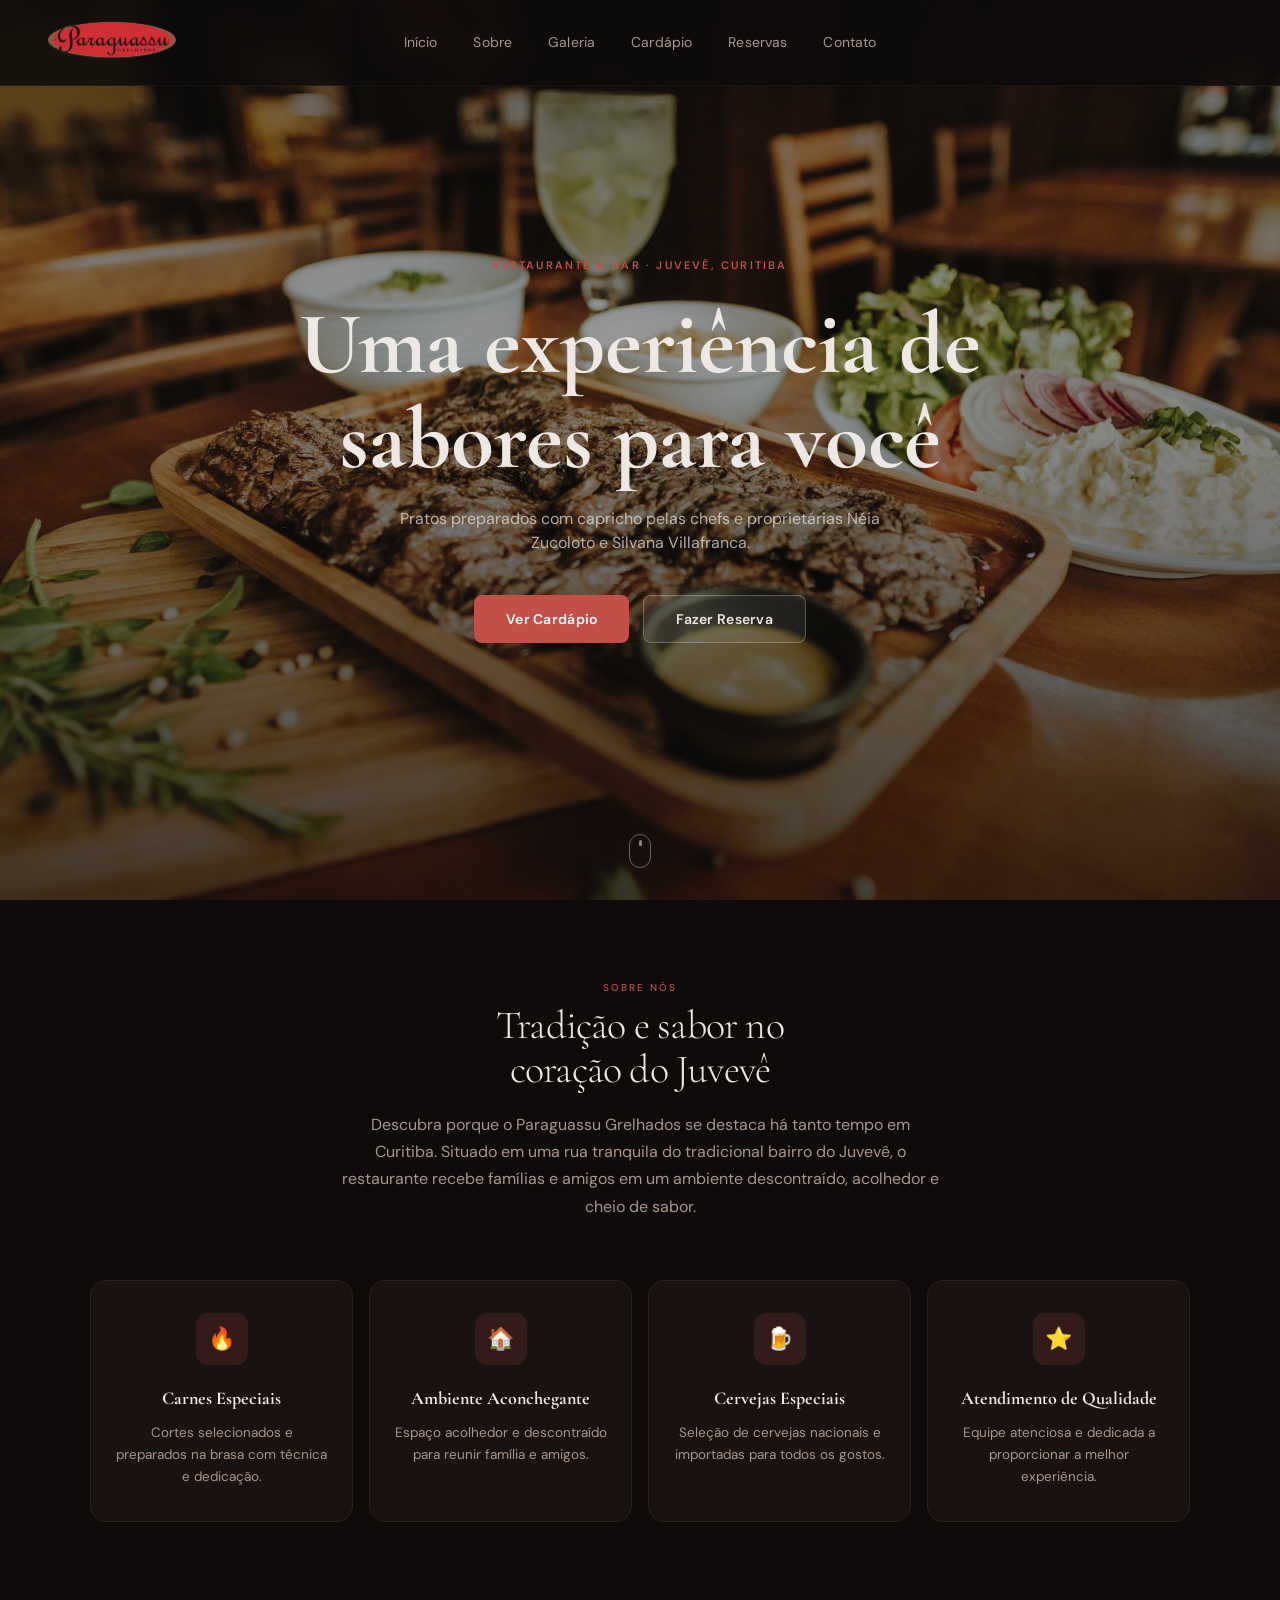
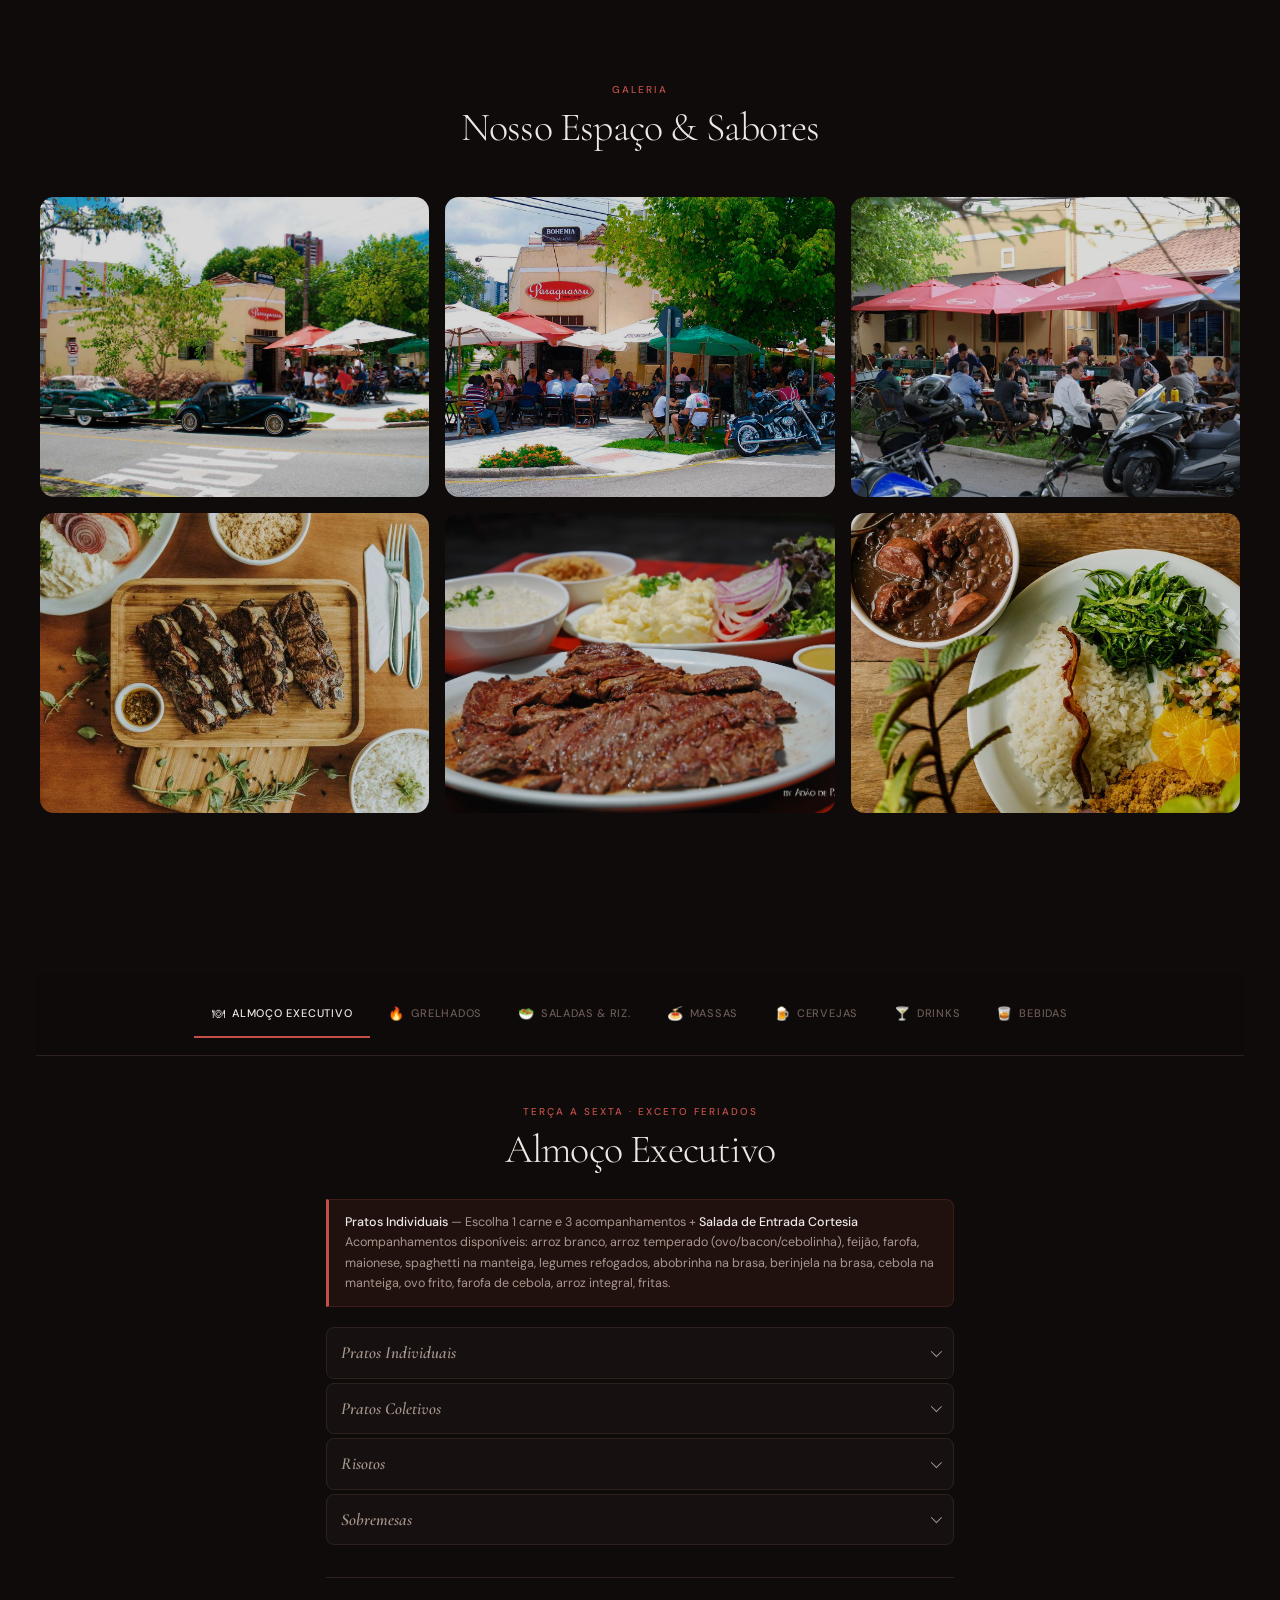
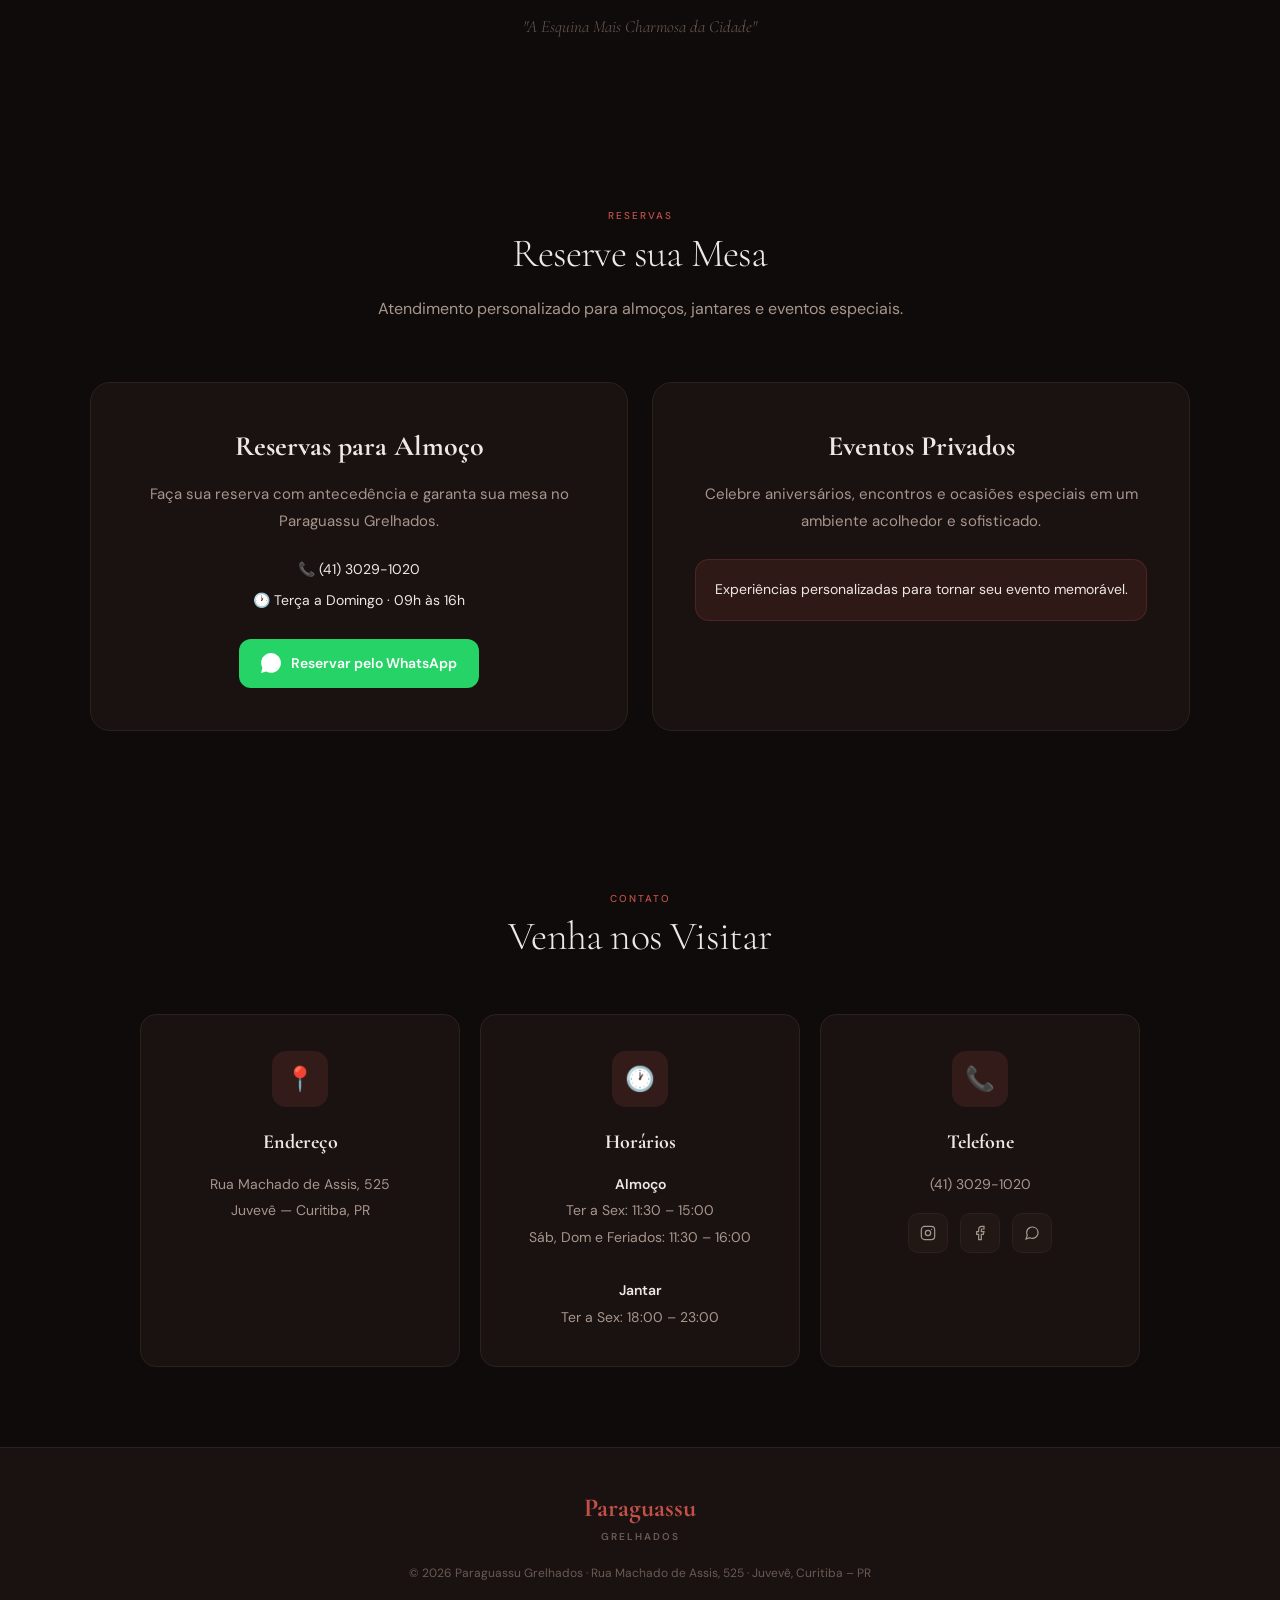
<file: index.html>
<!DOCTYPE html>
<html lang="pt-BR">

<head>
    <meta charset="UTF-8" />
    <meta name="viewport" content="width=device-width, initial-scale=1.0" />

    <title>Paraguassu Grelhados — Restaurante no Juvevê, Curitiba | Carnes & Bar</title>
    <link rel="icon" type="image/png" href="/imagens/favicon.png">
    <meta name="description"
        content="Restaurante especializado em grelhados no bairro Juvevê, Curitiba. Carnes selecionadas na brasa, cervejas especiais e ambiente aconchegante. Reserve sua mesa: (41) 3029-1020." />
    <meta name="keywords"
        content="restaurante Juvevê, grelhados Curitiba, churrasco Juvevê, restaurante Curitiba, picanha Curitiba, fraldinha, carnes na brasa, bar Juvevê, almoço executivo Curitiba, Paraguassu Grelhados" />

    <!-- Autor e robots -->
    <meta name="author" content="Paraguassu Grelhados" />
    <meta name="robots" content="index, follow, max-snippet:-1, max-image-preview:large, max-video-preview:-1" />

    <!-- URL canônica — substitua pelo domínio real -->
    <link rel="canonical" href="https://www.paraguassugrelhados.com.br/" />

    <!-- ═══════════════════════════════════════════════════════
         GEO — ajuda buscas locais
    ════════════════════════════════════════════════════════ -->
    <meta name="geo.region" content="BR-PR" />
    <meta name="geo.placename" content="Curitiba, Paraná, Brasil" />
    <meta name="geo.position" content="-25.4106;-49.2682" />
    <meta name="ICBM" content="-25.4106, -49.2682" />

    <!-- ═══════════════════════════════════════════════════════
         OPEN GRAPH — WhatsApp, Faacebook, LinkedIn
    ════════════════════════════════════════════════════════ -->
    <meta property="og:type" content="restaurant" />
    <meta property="og:site_name" content="Paraguassu Grelhados" />
    <meta property="og:title" content="Paraguassu Grelhados — Grelhados & Bar no Juvevê, Curitiba" />
    <meta property="og:description"
        content="Carnes selecionadas na brasa, cervejas especiais e um ambiente aconchegante no coração do Juvevê. Reserve agora: (41) 3029-1020." />
    <meta property="og:url" content="https://www.paraguassugrelhados.com.br/" />
    <meta property="og:image" content="https://www.paraguassugrelhados.com.br/imagens/og-image.jpg" />
    <meta property="og:image:width" content="1200" />
    <meta property="og:image:height" content="630" />
    <meta property="og:image:alt" content="Carnes grelhadas na brasa do Paraguassu Grelhados em Curitiba" />
    <meta property="og:locale" content="pt_BR" />

    <!-- Dados específicos de restaurante para Facebook -->
    <meta property="restaurant:contact_info:street_address" content="Rua Machado de Assis, 525" />
    <meta property="restaurant:contact_info:locality" content="Juvevê" />
    <meta property="restaurant:contact_info:region" content="Curitiba, PR" />
    <meta property="restaurant:contact_info:country_name" content="Brasil" />
    <meta property="restaurant:contact_info:phone_number" content="+55 41 3029-1020" />
    <link rel="preconnect" href="https://fonts.googleapis.com" />
    <link rel="preconnect" href="https://fonts.gstatic.com" crossorigin />
    <link rel="dns-prefetch" href="https://www.google-analytics.com" />
    <link
        href="https://fonts.googleapis.com/css2?family=Playfair+Display:wght@400;700;900&family=Inter:wght@300;400;500;600&display=swap"
        rel="stylesheet" />

    <!-- Preload da imagem hero (LCP) — troque pelo nome real -->
    <link rel="preload" as="image" href="imagens/foto_ambiente_1.webp" fetchpriority="high" />

    <link rel="stylesheet" href="styles.css" />
    <link rel="stylesheet" href="./cardapio/cardapio.css">
    <link
        href="https://fonts.googleapis.com/css2?family=Cormorant+Garamond:ital,wght@0,300;0,400;0,600;1,300;1,400&family=DM+Sans:wght@300;400;500&display=swap"
        rel="stylesheet" />
    


    <!-- ═══════════════════════════════════════════════════════
         SCHEMA.ORG — Dados Estruturados JSON-LD
         Google usa isso para rich results: horários, avaliações,
         cardápio, endereço no Google Maps etc.
    ════════════════════════════════════════════════════════ -->
    <script type="application/ld+json">
    {
      "@context": "https://schema.org",
      "@type": "Restaurant",
      "@id": "https://www.paraguassugrelhados.com.br/#restaurant",
      "name": "Paraguassu Grelhados",
      "alternateName": "Paraguassu",
      "description": "Restaurante especializado em grelhados e carnes na brasa no bairro Juvevê, Curitiba. Ambiente aconchegante, cervejas especiais e atendimento personalizado.",
      "url": "https://www.paraguassugrelhados.com.br/",
      "logo": "https://www.paraguassugrelhados.com.br/imagens/logo.png",
      "image": [
        "https://www.paraguassugrelhados.com.br/imagens/og-image.jpg",
        "https://www.paraguassugrelhados.com.br/imagens/foto_ambiente_1.webp",
        "https://www.paraguassugrelhados.com.br/imagens/foto_prato_2.jpg"
      ],
      "telephone": "+55-41-3029-1020",
      "email": "contato@paraguassugrelhados.com.br",
      "address": {
        "@type": "PostalAddress",
        "streetAddress": "Rua Machado de Assis, 525",
        "addressLocality": "Curitiba",
        "addressRegion": "PR",
        "postalCode": "80035-010",
        "addressCountry": "BR",
        "description": "Bairro Juvevê"
      },
      "geo": {
        "@type": "GeoCoordinates",
        "latitude": -25.4106,
        "longitude": -49.2682
      },
      "hasMap": "https://maps.google.com/?q=Rua+Machado+de+Assis,525,Juvevê,Curitiba",
      "openingHoursSpecification": [
        {
          "@type": "OpeningHoursSpecification",
          "dayOfWeek": ["Tuesday","Wednesday","Thursday","Friday"],
          "opens": "11:30",
          "closes": "15:00",
          "description": "Almoço"
        },
        {
          "@type": "OpeningHoursSpecification",
          "dayOfWeek": ["Saturday","Sunday"],
          "opens": "11:30",
          "closes": "16:00",
          "description": "Almoço — Sábado, Domingo e Feriados"
        },
        {
          "@type": "OpeningHoursSpecification",
          "dayOfWeek": ["Tuesday","Wednesday","Thursday","Friday"],
          "opens": "18:00",
          "closes": "23:00",
          "description": "Jantar"
        }
      ],
      "servesCuisine": ["Brasileira","Grelhados","Carnes na Brasa","Bar"],
      "priceRange": "$$",
      "currenciesAccepted": "BRL",
      "paymentAccepted": "Dinheiro, Cartão de Crédito, Cartão de Débito, PIX",
      "menu": "https://www.paraguassugrelhados.com.br/cardapio/",
      "hasMenu": {
        "@type": "Menu",
        "name": "Cardápio Paraguassu Grelhados",
        "url": "https://www.paraguassugrelhados.com.br/cardapio/",
        "hasMenuSection": [
          {
            "@type": "MenuSection",
            "name": "Grelhados",
            "description": "Carnes selecionadas grelhadas na brasa: picanha, fraldinha, mignon, contrafilé e muito mais."
          },
          {
            "@type": "MenuSection",
            "name": "Almoço Executivo",
            "description": "Prato completo com carne, 3 acompanhamentos e salada de entrada cortesia. Disponível de terça a sexta."
          },
          {
            "@type": "MenuSection",
            "name": "Cervejas Especiais",
            "description": "Seleção de cervejas artesanais nacionais e importadas."
          },
          {
            "@type": "MenuSection",
            "name": "Drinks e Caipirinhas",
            "description": "Coquetéis artesanais, caipirinhas e drinques especiais."
          }
        ]
      },
      "sameAs": [
        "https://www.instagram.com/paraguassugrelhados/",
        "https://www.facebook.com/ParaguassuGrelhados/"
      ],
      "founder": [
        {
          "@type": "Person",
          "name": "Néia Zucoloto"
        },
        {
          "@type": "Person",
          "name": "Silvana Villafranca"
        }
      ],
      "amenityFeature": [
        { "@type": "LocationFeatureSpecification", "name": "Estacionamento próximo", "value": true },
        { "@type": "LocationFeatureSpecification", "name": "Aceita reservas", "value": true },
        { "@type": "LocationFeatureSpecification", "name": "Ambiente familiar", "value": true },
        { "@type": "LocationFeatureSpecification", "name": "Bar", "value": true },
        { "@type": "LocationFeatureSpecification", "name": "Área para eventos privados", "value": true }
      ]
    }
    </script>

    <!-- BreadcrumbList — ajuda o Google exibir trilha de navegação nos resultados -->
    <script type="application/ld+json">
    {
      "@context": "https://schema.org",
      "@type": "BreadcrumbList",
      "itemListElement": [
        {
          "@type": "ListItem",
          "position": 1,
          "name": "Início",
          "item": "https://www.paraguassugrelhados.com.br/"
        },
        {
          "@type": "ListItem",
          "position": 2,
          "name": "Cardápio",
          "item": "https://www.paraguassugrelhados.com.br/#cardapio"
        },
        {
          "@type": "ListItem",
          "position": 3,
          "name": "Reservas",
          "item": "https://www.paraguassugrelhados.com.br/#reservas"
        },
        {
          "@type": "ListItem",
          "position": 4,
          "name": "Contato",
          "item": "https://www.paraguassugrelhados.com.br/#contato"
        }
      ]
    }
    </script>

    <!-- FAQ Schema — aparece como rich snippet no Google -->
    <script type="application/ld+json">
    {
      "@context": "https://schema.org",
      "@type": "FAQPage",
      "mainEntity": [
        {
          "@type": "Question",
          "name": "Qual o horário de funcionamento do Paraguassu Grelhados?",
          "acceptedAnswer": {
            "@type": "Answer",
            "text": "Almoço: terça a sexta das 11h30 às 15h00; sábado, domingo e feriados das 11h30 às 16h00. Jantar: terça a sexta das 18h00 às 23h00."
          }
        },
        {
          "@type": "Question",
          "name": "Como fazer uma reserva no Paraguassu Grelhados?",
          "acceptedAnswer": {
            "@type": "Answer",
            "text": "Você pode reservar pelo telefone (41) 3029-1020 ou pelo WhatsApp. Atendemos de terça a domingo das 09h às 16h."
          }
        },
        {
          "@type": "Question",
          "name": "Onde fica o Paraguassu Grelhados?",
          "acceptedAnswer": {
            "@type": "Answer",
            "text": "Estamos localizados na Rua Machado de Assis, 525, no bairro Juvevê, em Curitiba — PR."
          }
        },
        {
          "@type": "Question",
          "name": "O Paraguassu Grelhados tem almoço executivo?",
          "acceptedAnswer": {
            "@type": "Answer",
            "text": "Sim! Oferecemos almoço executivo de terça a sexta (exceto feriados), com escolha de 1 carne, 3 acompanhamentos e salada de entrada cortesia."
          }
        }
      ]
    }
    </script>

</head>

<body>

    <nav id="navbar">
        <div class="nav-logo">
            <img src="imagens/logo.png" alt="Paraguassu Grelhados — Restaurante no Juvevê, Curitiba"
                class="nav-logo-img" loading="eager" />
        </div>
        <ul class="nav-links">
            <li><a href="#inicio">Início</a></li>
            <li><a href="#sobre">Sobre</a></li>
            <li><a href="#galeria">Galeria</a></li>
            <li><a href="#cardapio">Cardápio</a></li>
            <li><a href="#reservas">Reservas</a></li>
            <li><a href="#contato">Contato</a></li>
        </ul>
        <button class="hamburger" onclick="toggleMenu()" aria-label="Abrir menu de navegação">
            <span></span><span></span><span></span>
        </button>
    </nav>

    <div class="mobile-menu" id="mobileMenu" role="navigation" aria-label="Menu mobile">
        <button class="mobile-close" onclick="toggleMenu()" aria-label="Fechar menu">✕</button>
        <a href="#inicio" onclick="toggleMenu()">Início</a>
        <a href="#sobre" onclick="toggleMenu()">Sobre</a>
        <a href="#galeria" onclick="toggleMenu()">Galeria</a>
        <a href="#cardapio" onclick="toggleMenu()">Cardápio</a>
        <a href="#reservas" onclick="toggleMenu()">Reservas</a>
        <a href="#contato" onclick="toggleMenu()">Contato</a>
    </div>

    <!-- HERO -->
    <section id="inicio" aria-label="Apresentação do restaurante">
        <div class="hero-bg" role="img" aria-label="Carnes grelhadas na brasa do Paraguassu Grelhados"></div>
        <div class="hero-content">
            <p class="hero-eyebrow">Restaurante &amp; Bar · Juvevê, Curitiba</p>
            <h1 class="hero-title">Uma experiência de sabores para você</h1>
            <p class="hero-sub">Pratos preparados com capricho pelas chefs e proprietárias Néia Zucoloto e Silvana
                Villafranca.</p>
            <div class="hero-btns">
                <button class="btn-primary"
                    onclick="document.getElementById('cardapio').scrollIntoView({behavior:'smooth'})">
                    Ver Cardápio
                </button>
                <button class="btn-outline"
                    onclick="document.getElementById('reservas').scrollIntoView({behavior:'smooth'})">
                    Fazer Reserva
                </button>
            </div>
        </div>
        <div class="scroll-hint" aria-hidden="true">
            <div class="scroll-mouse"></div>
        </div>
    </section>

    <!-- SOBRE -->
    <section id="sobre" aria-label="Sobre o Paraguassu Grelhados">
        <p class="section-tag reveal">Sobre Nós</p>
        <h2 class="section-title reveal">Tradição e sabor no<br>coração do Juvevê</h2>
        <p class="section-subtitle reveal">Descubra porque o Paraguassu Grelhados se destaca há tanto tempo em Curitiba.
            Situado em uma rua tranquila do tradicional bairro do Juvevê, o restaurante recebe famílias e amigos em um
            ambiente descontraído, acolhedor e cheio de sabor.</p>
        <div class="sobre-grid">
            <div class="feature-card reveal">
                <div class="feature-icon" aria-hidden="true">🔥</div>
                <div class="feature-title">Carnes Especiais</div>
                <p class="feature-text">Cortes selecionados e preparados na brasa com técnica e dedicação.</p>
            </div>
            <div class="feature-card reveal">
                <div class="feature-icon" aria-hidden="true">🏠</div>
                <div class="feature-title">Ambiente Aconchegante</div>
                <p class="feature-text">Espaço acolhedor e descontraído para reunir família e amigos.</p>
            </div>
            <div class="feature-card reveal">
                <div class="feature-icon" aria-hidden="true">🍺</div>
                <div class="feature-title">Cervejas Especiais</div>
                <p class="feature-text">Seleção de cervejas nacionais e importadas para todos os gostos.</p>
            </div>
            <div class="feature-card reveal">
                <div class="feature-icon" aria-hidden="true">⭐</div>
                <div class="feature-title">Atendimento de Qualidade</div>
                <p class="feature-text">Equipe atenciosa e dedicada a proporcionar a melhor experiência.</p>
            </div>
        </div>
    </section>

    <!-- GALERIA -->
    <section id="galeria" aria-label="Galeria de fotos do Paraguassu Grelhados">
        <p class="section-tag reveal">Galeria</p>
        <h2 class="section-title reveal">Nosso Espaço &amp; Sabores</h2>
        <div class="gallery-grid" style="margin-top:48px;">
            <div class="gallery-item reveal">
                <div class="gallery-ph">
                    <img src="imagens/paraguassu_grelhados_fachada_0101.jpg"
                        alt="Fachada do Paraguassu Grelhados na Rua Machado de Assis, Juvevê, Curitiba" width="600"
                        height="400" loading="lazy" />
                </div>
            </div>
            <div class="gallery-item reveal" onclick="openLightbox(this)">
                <div class="gallery-ph">
                    <img src="imagens/foto_ambiente_2.jpg"
                        alt="Ambiente interno do Paraguassu Grelhados — mesas e decoração aconchegante" width="600"
                        height="400" loading="lazy" />
                </div>
            </div>
            <div class="gallery-item reveal" onclick="openLightbox(this)">
                <div class="gallery-ph">
                    <img src="imagens/foto_ambiente_1.webp" alt="Salão do restaurante Paraguassu Grelhados em Curitiba"
                        width="600" height="400" loading="lazy" />
                </div>
            </div>
            <div class="gallery-item reveal" onclick="openLightbox(this)">
                <div class="gallery-ph">
                    <img src="imagens/foto_prato_2.jpg" alt="Picanha na brasa servida no Paraguassu Grelhados"
                        width="600" height="400" loading="lazy" />
                </div>
            </div>
            <div class="gallery-item reveal" onclick="openLightbox(this)">
                <div class="gallery-ph">
                    <img src="imagens/foto_prato_3.jpg"
                        alt="Prato de grelhados especiais do Paraguassu — fraldinha e acompanhamentos" width="600"
                        height="400" loading="lazy" />
                </div>
            </div>
            <div class="gallery-item reveal" onclick="openLightbox(this)">
                <div class="gallery-ph">
                    <img src="imagens/paraguassu_grelhados_005.jpg"
                        alt="Detalhe da brasa e grelha do Paraguassu Grelhados em Curitiba" width="600" height="400"
                        loading="lazy" />
                </div>
            </div>
        </div>
    </section>

    <!-- CARDÁPIO -->
    <section id="cardapio" aria-label="Cardápio do Paraguassu Grelhados">
    </section>

    <!-- RESERVAS -->
    <section id="reservas" aria-label="Reservas no Paraguassu Grelhados">
        <p class="section-tag reveal">Reservas</p>
        <h2 class="section-title reveal">Reserve sua Mesa</h2>
        <p class="section-subtitle reveal">
            Atendimento personalizado para almoços, jantares e eventos especiais.
        </p>
        <div class="reservas-wrapper reveal">

            <div class="reserva-card">
                <h3>Reservas para Almoço</h3>
                <p>Faça sua reserva com antecedência e garanta sua mesa no Paraguassu Grelhados.</p>
                <div class="reserva-info">
                    <span>📞 (41) 3029-1020</span>
                    <span>🕐 Terça a Domingo · 09h às 16h</span>
                </div>
                <a href="https://wa.me/554130291020" target="_blank" rel="noopener noreferrer" class="whatsapp-btn"
                    aria-label="Reservar mesa no Paraguassu Grelhados pelo WhatsApp">
                    <svg xmlns="http://www.w3.org/2000/svg" width="20" height="20" viewBox="0 0 24 24"
                        fill="currentColor" aria-hidden="true">
                        <path
                            d="M20.52 3.48A11.79 11.79 0 0012.04 0C5.5 0 .16 5.34.16 11.88c0 2.09.55 4.13 1.59 5.92L0 24l6.39-1.67a11.9 11.9 0 005.65 1.44h.01c6.54 0 11.88-5.34 11.88-11.88 0-3.17-1.23-6.14-3.41-8.41z" />
                    </svg>
                    Reservar pelo WhatsApp
                </a>
            </div>

            <div class="reserva-card">
                <h3>Eventos Privados</h3>
                <p>Celebre aniversários, encontros e ocasiões especiais em um ambiente acolhedor e sofisticado.</p>
                <div class="evento-highlight">
                    Experiências personalizadas para tornar seu evento memorável.
                </div>
            </div>

        </div>
    </section>

    <!-- CONTATO -->
    <section id="contato" aria-label="Informações de contato e localização">
        <p class="section-tag reveal">Contato</p>
        <h2 class="section-title reveal">Venha nos Visitar</h2>
        <div class="contato-grid" style="margin-top:56px;">

            <div class="contato-card reveal">
                <div class="contato-icon" aria-hidden="true">📍</div>
                <h3 class="contato-title">Endereço</h3>
                <address class="contato-text" style="font-style:normal;">
                    Rua Machado de Assis, 525<br>
                    Juvevê — Curitiba, PR
                </address>
            </div>

            <div class="contato-card reveal">
                <div class="contato-icon" aria-hidden="true">🕐</div>
                <h3 class="contato-title">Horários</h3>
                <p class="contato-text">
                    <strong>Almoço</strong><br>
                    Ter a Sex: 11:30 – 15:00<br>
                    Sáb, Dom e Feriados: 11:30 – 16:00<br><br>
                    <strong>Jantar</strong><br>
                    Ter a Sex: 18:00 – 23:00
                </p>
            </div>

            <div class="contato-card reveal">
                <div class="contato-icon" aria-hidden="true">📞</div>
                <h3 class="contato-title">Telefone</h3>
                <p class="contato-text">
                    <a href="tel:+554130291020" style="color:inherit;text-decoration:none;">(41) 3029-1020</a>
                </p>
                <div class="social-row">
                    <a href="https://www.instagram.com/paraguassugrelhados/" class="social-btn"
                        title="Instagram do Paraguassu Grelhados" target="_blank" rel="noopener noreferrer"
                        aria-label="Instagram do Paraguassu Grelhados">
                        <svg width="16" height="16" viewBox="0 0 24 24" fill="none" stroke="currentColor"
                            stroke-width="1.8" aria-hidden="true">
                            <rect x="2" y="2" width="20" height="20" rx="5" />
                            <circle cx="12" cy="12" r="4" />
                            <circle cx="17.5" cy="6.5" r="1" fill="currentColor" stroke="none" />
                        </svg>
                    </a>
                    <a href="https://www.facebook.com/ParaguassuGrelhados/photos/?locale=pt_BR" class="social-btn"
                        title="Facebook do Paraguassu Grelhados" target="_blank" rel="noopener noreferrer"
                        aria-label="Facebook do Paraguassu Grelhados">
                        <svg width="16" height="16" viewBox="0 0 24 24" fill="none" stroke="currentColor"
                            stroke-width="1.8" aria-hidden="true">
                            <path d="M18 2h-3a5 5 0 00-5 5v3H7v4h3v8h4v-8h3l1-4h-4V7a1 1 0 011-1h3z" />
                        </svg>
                    </a>
                    <a href="https://wa.me/554130291020" class="social-btn" title="WhatsApp do Paraguassu Grelhados"
                        target="_blank" rel="noopener noreferrer" aria-label="WhatsApp do Paraguassu Grelhados">
                        <svg width="16" height="16" viewBox="0 0 24 24" fill="none" stroke="currentColor"
                            stroke-width="1.8" aria-hidden="true">
                            <path
                                d="M21 11.5a8.38 8.38 0 01-.9 3.8 8.5 8.5 0 01-7.6 4.7 8.38 8.38 0 01-3.8-.9L3 21l1.9-5.7a8.38 8.38 0 01-.9-3.8 8.5 8.5 0 014.7-7.6 8.38 8.38 0 013.8-.9h.5a8.48 8.48 0 018 8v.5z" />
                        </svg>
                    </a>
                </div>
            </div>

        </div>
    </section>

    <!-- FOOTER -->
    <footer>
        <div class="footer-logo-name">Paraguassu</div>
        <div class="footer-logo-sub">Grelhados</div>
        <p class="footer-copy">© 2026 Paraguassu Grelhados · Rua Machado de Assis, 525 · Juvevê, Curitiba – PR</p>
    </footer>

    <script src="scripts.js"></script>
    <script src="./cardapio/cardapio.js"></script>

</body>

</html>
</file>
<file: styles.css>
*::before,
*::after {
    box-sizing: border-box;
    margin: 0;
    padding: 0;
}

:root {
    --red: #c0504a;
    --red-dark: #a03f3a;
    --bg: #0d0b0b;
    --card: #1a1210;
    --card2: #211816;
    --border: #2e2320;
    --text: #f0ebe6;
    --text2: #a89990;
    --text3: #6b5a54;
    --serif: 'Playfair Display', Georgia, serif;
    --sans: 'Inter', sans-serif;
}

html {
    scroll-behavior: smooth;
    scroll-padding-top: 30px;
}

body {
    background: var(--bg);
    color: var(--text);
    font-family: var(--sans);
    font-size: 16px;
    line-height: 1.6;
    overflow-x: hidden;
}

nav {
    position: fixed;
    top: 0;
    left: 0;
    right: 0;
    z-index: 1000;
    display: flex;
    align-items: center;
    justify-content: space-between;
    padding: 18px 48px;
    background: rgba(13, 11, 11, 0.85);
    backdrop-filter: blur(12px);
    border-bottom: 1px solid rgba(255, 255, 255, 0.04);
    transition: background .3s;
}

.nav-logo {
    display: flex;
    flex-direction: column;
    line-height: 1;
}

.nav-links {
    position: absolute;

    left: 50%;
    transform: translateX(-50%);

    display: flex;
    gap: 36px;
    list-style: none;
}

.nav-logo-img{
    width: 8rem;
    height: auto;
}

.nav-links a {
    text-decoration: none;
    font-size: 14px;
    font-weight: 400;
    color: var(--text2);
    transition: color .2s;
    letter-spacing: 0.01em;
}

.nav-links a:hover {
    color: var(--text);
}

.hamburger {
    display: none;
    flex-direction: column;
    gap: 5px;
    cursor: pointer;
    background: none;
    border: none;
    padding: 4px;
}

.hamburger span {
    display: block;
    width: 22px;
    height: 1.5px;
    background: var(--text);
    transition: all .3s;
}

.mobile-menu {
    display: none;
    position: fixed;
    inset: 0;
    background: rgba(13, 11, 11, 0.98);
    z-index: 999;
    flex-direction: column;
    align-items: center;
    justify-content: center;
    gap: 32px;
}

.mobile-menu.open {
    display: flex;
}

.mobile-menu a {
    text-decoration: none;
    font-family: var(--serif);
    font-size: 28px;
    color: var(--text);
    transition: color .2s;
}

.mobile-menu a:hover {
    color: var(--red);
}

.mobile-close {
    position: absolute;
    top: 24px;
    right: 24px;
    background: none;
    border: none;
    color: var(--text);
    font-size: 24px;
    cursor: pointer;
}

/* HERO */
#inicio {
    position: relative;
    min-height: 100vh;
    display: flex;
    flex-direction: column;
    align-items: center;
    justify-content: center;
    text-align: center;
    padding: 0 24px;
    overflow: hidden;
}

.hero-bg {
    position: absolute;
    inset: 0;
    background: url(imagens/foto_prato_1.jpg) center/cover no-repeat;
}

.hero-bg::after {
    content: '';
    position: absolute;
    inset: 0;
    background: linear-gradient(to bottom, rgba(13, 11, 11, 0.55) 0%, rgba(13, 11, 11, 0.4) 40%, rgba(13, 11, 11, 0.75) 100%);
}

.hero-content {
    position: relative;
    z-index: 1;
    max-width: 820px;
}

.hero-eyebrow {
    font-size: 11px;
    font-weight: 600;
    letter-spacing: 0.2em;
    color: var(--red);
    text-transform: uppercase;
    margin-bottom: 24px;
    opacity: 0;
    animation: fadeUp .8s .2s forwards;
}

.hero-title {
    font-family: var(--serif);
    font-size: clamp(42px, 7vw, 88px);
    font-weight: 900;
    line-height: 1.08;
    color: var(--text);
    margin-bottom: 20px;
    opacity: 0;
    animation: fadeUp .9s .4s forwards;
}

.hero-sub {
    font-size: 16px;
    color: rgba(240, 235, 230, 0.7);
    max-width: 500px;
    margin: 0 auto 40px;
    opacity: 0;
    animation: fadeUp .9s .6s forwards;
}

.hero-btns {
    display: flex;
    gap: 14px;
    justify-content: center;
    flex-wrap: wrap;
    opacity: 0;
    animation: fadeUp .9s .8s forwards;
}

.btn-primary {
    background: var(--red);
    color: #fff;
    border: none;
    padding: 14px 32px;
    border-radius: 8px;
    font-size: 14px;
    font-weight: 600;
    font-family: var(--sans);
    cursor: pointer;
    transition: background .2s, transform .15s;
    letter-spacing: 0.02em;
}

.btn-primary:hover {
    background: var(--red-dark);
    transform: translateY(-1px);
}

.btn-outline {
    background: rgba(255, 255, 255, 0.08);
    color: var(--text);
    border: 1px solid rgba(255, 255, 255, 0.25);
    padding: 14px 32px;
    border-radius: 8px;
    font-size: 14px;
    font-weight: 600;
    font-family: var(--sans);
    cursor: pointer;
    transition: background .2s, border-color .2s, transform .15s;
    backdrop-filter: blur(4px);
    letter-spacing: 0.02em;
}

.btn-outline:hover {
    background: rgba(255, 255, 255, 0.14);
    border-color: rgba(255, 255, 255, 0.4);
    transform: translateY(-1px);
}

.scroll-hint {
    position: absolute;
    bottom: 32px;
    left: 50%;
    transform: translateX(-50%);
    display: flex;
    flex-direction: column;
    align-items: center;
    gap: 6px;
    opacity: 0;
    animation: fadeIn 1s 1.2s forwards;
}

.scroll-mouse {
    width: 22px;
    height: 34px;
    border: 1.5px solid rgba(255, 255, 255, 0.35);
    border-radius: 11px;
    display: flex;
    justify-content: center;
    padding-top: 5px;
}

.scroll-mouse::after {
    content: '';
    width: 3px;
    height: 6px;
    background: rgba(255, 255, 255, 0.5);
    border-radius: 2px;
    animation: scrollDot 1.5s infinite;
}

/* SECTION BASE */
section {
    padding: 80px 36px;
}

.section-tag {
    font-size: 11px;
    font-weight: 600;
    letter-spacing: 0.2em;
    color: var(--red);
    text-transform: uppercase;
    margin-bottom: 16px;
    text-align: center;
}

.section-title {
    font-family: var(--serif);
    font-size: clamp(36px, 5vw, 60px);
    font-weight: 900;
    line-height: 1.1;
    text-align: center;
    color: var(--text);
    margin-bottom: 20px;
}

.section-subtitle {
    font-size: 16px;
    color: var(--text2);
    text-align: center;
    max-width: 600px;
    margin: 0 auto 60px;
    line-height: 1.7;
}

/* SOBRE */
#sobre {
    background: var(--bg);
}

.sobre-grid {
    display: grid;
    grid-template-columns: repeat(4, 1fr);
    gap: 16px;
    max-width: 1100px;
    margin: 0 auto;
}

.feature-card {
    background: var(--card);
    border: 1px solid var(--border);
    border-radius: 16px;
    padding: 32px 24px;
    text-align: center;
    transition: border-color .25s, transform .25s;
}

.feature-card:hover {
    border-color: #3d2e2a;
    transform: translateY(-4px);
}

.feature-icon {
    width: 52px;
    height: 52px;
    border-radius: 12px;
    background: rgba(192, 80, 74, 0.15);
    display: flex;
    align-items: center;
    justify-content: center;
    margin: 0 auto 20px;
    font-size: 22px;
    color: var(--red);
}

.feature-title {
    font-family: var(--serif);
    font-size: 18px;
    font-weight: 700;
    color: var(--text);
    margin-bottom: 10px;
}

.feature-text {
    font-size: 13.5px;
    color: var(--text2);
    line-height: 1.65;
}

/* CARDÁPIO */
#cardapio {
    background: var(--bg);
}

.menu-grid {
    display: grid;
    grid-template-columns: repeat(3, 1fr);
    gap: 24px;
    max-width: 1100px;
    margin: 0 auto;
}

.menu-card {
    background: var(--card);
    border: 1px solid var(--border);
    border-radius: 16px;
    overflow: hidden;
    transition: transform .25s, border-color .25s;
}

.menu-card:hover {
    transform: translateY(-5px);
    border-color: #3d2e2a;
}

.menu-img {
    width: 100%;
    height: 260px;
    object-fit: cover;
    display: block;
    background: #1a1210;
}

.menu-img-placeholder {
    width: 100%;
    height: 260px;
    display: flex;
    align-items: center;
    justify-content: center;
    font-size: 48px;
    background: var(--card2);
}

.menu-body {
    padding: 24px;
}

.menu-name {
    font-family: var(--serif);
    font-size: 22px;
    font-weight: 700;
    color: var(--text);
    margin-bottom: 10px;
}

.menu-desc {
    font-size: 14px;
    color: var(--text2);
    line-height: 1.65;
    margin-bottom: 16px;
}

.menu-link {
    display: inline-flex;
    align-items: center;
    gap: 6px;
    font-size: 14px;
    font-weight: 600;
    color: var(--red);
    text-decoration: none;
    transition: gap .2s;
    cursor: pointer;
    background: none;
    border: none;
    font-family: var(--sans);
}

.menu-link:hover {
    gap: 10px;
}

.menu-link::after {
    content: '→';
}

/* GALERIA */
#galeria {
    background: var(--bg);
}

.gallery-grid {
    display: grid;
    grid-template-columns: repeat(3, 1fr);
    grid-template-rows: auto auto;
    gap: 16px;
    max-width: 1200px;
    margin: 0 auto;
}

.gallery-item {
    border-radius: 14px;
    overflow: hidden;
    cursor: pointer;
    position: relative;
}

.gallery-item img {
    width: 100%;
    height: 300px;
    object-fit: cover;
    display: block;
    transition: transform .4s, filter .4s;
    filter: brightness(0.85);
}

.gallery-item:hover img {
    transform: scale(1.04);
    filter: brightness(1);
}

.gallery-ph {
    width: 100%;
    height: 300px;
    display: flex;
    align-items: center;
    justify-content: center;
    font-size: 40px;
    background: var(--card);
    border-radius: 14px;
}

/* RESERVAS */
#reservas {
    background: var(--bg);
    text-align: center;
}

/* RESERVAS NOVO LAYOUT */
.reservas-wrapper {
    max-width: 1100px;
    margin: 60px auto 0;
    display: grid;
    grid-template-columns: repeat(2, 1fr);
    gap: 24px;
}

.reserva-card {
    background: var(--card);
    border: 1px solid var(--border);
    border-radius: 20px;
    padding: 42px;
    transition: .25s;
}

.reserva-card:hover {
    transform: translateY(-4px);
    border-color: #3d2e2a;
}

.reserva-icon {
    width: 64px;
    height: 64px;
    border-radius: 16px;
    background: rgba(192, 80, 74, 0.15);
    display: flex;
    align-items: center;
    justify-content: center;
    font-size: 28px;
    margin-bottom: 24px;
}

.reserva-card h3 {
    font-family: var(--serif);
    font-size: 28px;
    margin-bottom: 14px;
    color: var(--text);
}

.reserva-card p {
    color: var(--text2);
    line-height: 1.8;
    margin-bottom: 24px;
    font-size: 15px;
}

.reserva-info {
    display: flex;
    flex-direction: column;
    gap: 10px;
    margin-bottom: 28px;
    color: var(--text);
    font-size: 14px;
}

.whatsapp-btn {
    display: inline-flex;
    align-items: center;
    gap: 10px;
    background: #25D366;
    color: white;
    text-decoration: none;
    padding: 14px 22px;
    border-radius: 12px;
    font-weight: 600;
    transition: .2s;
}

.whatsapp-btn:hover {
    transform: translateY(-2px);
    filter: brightness(1.05);
}

.evento-highlight {
    background: rgba(192, 80, 74, 0.12);
    border: 1px solid rgba(192, 80, 74, 0.2);
    padding: 18px;
    border-radius: 14px;
    color: var(--text);
    line-height: 1.7;
}

/* RESPONSIVO */
@media(max-width:768px) {

    .reservas-wrapper {
        grid-template-columns: 1fr;
    }

    .reserva-card {
        padding: 28px;
    }

    .reserva-card h3 {
        font-size: 24px;
    }

    .whatsapp-btn {
        width: 100%;
        justify-content: center;
    }
}

/* CONTATO */
#contato {
    background: var(--bg);
}

.contato-grid {
    display: grid;
    grid-template-columns: repeat(3, 1fr);
    gap: 20px;
    max-width: 1000px;
    margin: 0 auto;
}

.contato-card {
    background: var(--card);
    border: 1px solid var(--border);
    border-radius: 16px;
    padding: 36px 28px;
    text-align: center;
    transition: border-color .25s;
}

.contato-card:hover {
    border-color: #3d2e2a;
}

.contato-icon {
    width: 56px;
    height: 56px;
    border-radius: 14px;
    background: rgba(192, 80, 74, 0.15);
    display: flex;
    align-items: center;
    justify-content: center;
    margin: 0 auto 20px;
    font-size: 24px;
    color: var(--red);
}

.contato-title {
    font-family: var(--serif);
    font-size: 20px;
    font-weight: 700;
    color: var(--text);
    margin-bottom: 14px;
}

.contato-text {
    font-size: 14px;
    color: var(--text2);
    line-height: 1.9;
}

.contato-text strong {
    color: var(--text);
    font-weight: 600;
}

.social-row {
    display: flex;
    justify-content: center;
    gap: 12px;
    margin-top: 16px;
}

.social-btn {
    width: 40px;
    height: 40px;
    border-radius: 10px;
    background: var(--card2);
    border: 1px solid var(--border);
    display: flex;
    align-items: center;
    justify-content: center;
    color: var(--text2);
    font-size: 16px;
    cursor: pointer;
    transition: background .2s, color .2s;
    text-decoration: none;
}

.social-btn:hover {
    background: rgba(192, 80, 74, 0.15);
    color: var(--red);
}

/* FOOTER */
footer {
    background: var(--card);
    border-top: 1px solid var(--border);
    padding: 40px 48px;
    text-align: center;
}

.footer-logo-name {
    font-family: var(--serif);
    font-size: 26px;
    font-weight: 700;
    color: var(--red);
}

.footer-logo-sub {
    font-size: 10px;
    font-weight: 600;
    letter-spacing: 0.2em;
    color: var(--text3);
    text-transform: uppercase;
    margin-top: 2px;
    margin-bottom: 20px;
}

.footer-links {
    display: flex;
    gap: 24px;
    justify-content: center;
    flex-wrap: wrap;
}

.footer-links a {
    text-decoration: none;
    font-size: 13px;
    color: var(--text2);
    transition: color .2s;
}

.footer-links a:hover {
    color: var(--text);
}

.footer-copy {
    font-size: 12px;
    color: var(--text3);
}


/* ANIMATIONS */
@keyframes fadeUp {
    from {
        opacity: 0;
        transform: translateY(28px);
    }

    to {
        opacity: 1;
        transform: translateY(0);
    }
}

@keyframes fadeIn {
    from {
        opacity: 0;
    }

    to {
        opacity: 1;
    }
}

@keyframes scrollDot {

    0%,
    100% {
        transform: translateY(0);
        opacity: 1;
    }

    50% {
        transform: translateY(6px);
        opacity: 0.3;
    }
}

.reveal {
    opacity: 0;
    transform: translateY(32px);
    transition: opacity .7s ease, transform .7s ease;
}

.reveal.visible {
    opacity: 1;
    transform: translateY(0);
}

/* RESPONSIVE */
@media(max-width:1024px) {
    .sobre-grid {
        grid-template-columns: 1fr 1fr;
    }

    .menu-grid {
        grid-template-columns: 1fr 1fr;
    }

    .gallery-grid {
        grid-template-columns: 1fr 1fr;
    }
}

@media(max-width:768px) {
    nav {
        padding: 16px 20px;
    }

    .nav-links {
        display: none;
    }

    .hamburger {
        display: flex;
    }

    section {
        padding: 70px 20px;
    }

    .form-row,
    .form-row-3 {
        grid-template-columns: 1fr;
    }

    .menu-grid {
        grid-template-columns: 1fr;
    }

    .contato-grid {
        grid-template-columns: 1fr;
    }

    .gallery-grid {
        grid-template-columns: 1fr;
    }

    .sobre-grid {
        grid-template-columns: 1fr 1fr;
    }
}

@media(max-width:480px) {
    .sobre-grid {
        grid-template-columns: 1fr;
    }
}
</file>
<file: cardapio/cardapio.css>
/* ─── RESET & VARS ──────────────────────────────── */
*,
*::before,
*::after {
    box-sizing: border-box;
    margin: 0;
    padding: 0;
}

p {
    margin: 0;
}

:root {
    --bg: #0e0b0a;
    --surface: #161110;
    --surface2: #1e1613;
    --border: #2c211d;
    --border2: #3a2d28;
    --red: #c25049;
    --red-dim: rgba(194, 80, 73, .1);
    --text: #ede8e3;
    --text2: #a8968d;
    --text3: #6b5a54;
    --serif: 'Cormorant Garamond', Georgia, serif;
    --sans: 'DM Sans', sans-serif;
    --ease: cubic-bezier(.4, 0, .2, 1);
}

html {
    scroll-behavior: smooth;
}

body {
    background: var(--bg);
    color: var(--text);
    font-family: var(--sans);
    font-size: 14px;
    line-height: 1.5;
}

/* ─── TAB NAV ───────────────────────────────────── */
.tab-nav {
    position: sticky;
    top: 0;
    z-index: 100;
    background: rgba(14, 11, 10, .96);
    backdrop-filter: blur(16px);
    border-bottom: 1px solid var(--border);
    overflow-x: auto;
    scrollbar-width: none;
    -webkit-overflow-scrolling: touch;
}

.tab-nav::-webkit-scrollbar {
    display: none;
}

.tab-nav-inner {
    display: flex;
    width: max-content;
    min-width: 100%;
    justify-content: center;
    padding: 0 20px;
}

.tab-btn {
    display: flex;
    align-items: center;
    gap: 6px;
    padding: 14px 18px;
    background: none;
    border: none;
    font-family: var(--sans);
    font-size: 11px;
    font-weight: 500;
    color: var(--text3);
    letter-spacing: .07em;
    text-transform: uppercase;
    cursor: pointer;
    white-space: nowrap;
    border-bottom: 2px solid transparent;
    margin-bottom: -1px;
    transition: color .2s var(--ease), border-color .2s var(--ease);
}

.tab-btn:hover {
    color: var(--text2);
}

.tab-btn.active {
    color: var(--text);
    border-bottom-color: var(--red);
}

.tab-icon {
    font-size: 13px;
}

/* ─── LAYOUT ────────────────────────────────────── */
.menu-wrapper {
    max-width: 740px;
    margin: 0 auto;
    padding: 0 20px 0;
}

/* ─── SECTIONS ──────────────────────────────────── */
.menu-section {
    display: none;
    padding-top: 48px;
    padding-bottom: 0;
}

.menu-section.active {
    display: block;
}

.section-head {
    margin-bottom: 28px;
}

.section-tag {
    font-size: 10px;
    letter-spacing: .2em;
    text-transform: uppercase;
    color: var(--red);
    font-weight: 500;
    margin-bottom: 8px;
}

.section-title {
    font-family: var(--serif);
    font-size: clamp(26px, 4vw, 40px);
    font-weight: 300;
    color: var(--text);
    letter-spacing: -.02em;
    line-height: 1.1;
}

.section-note {
    font-size: 11.5px;
    color: var(--text3);
    padding: 10px 14px;
    font-style: italic;
}

/* ─── CAT BLOCK ─────────────────────────────────── */
.cat-block {
    margin-bottom: 4px;
}



.cat-title {
    display: flex;
    align-items: center;
    justify-content: space-between;
    font-family: var(--serif);
    font-size: 17px;
    font-weight: 600;
    font-style: italic;
    color: var(--text2);
    padding: 12px 14px;
    background: var(--surface);
    border: 1px solid var(--border);
    border-radius: 8px;
    cursor: pointer;
    user-select: none;
    transition: background .18s var(--ease), border-color .18s var(--ease), color .18s var(--ease);
    list-style: none;
}

.cat-title:hover {
    background: var(--surface2);
    color: var(--text);
    border-color: var(--border2);
}

.cat-title.open {
    border-radius: 8px 8px 0 0;
    border-bottom: none;
    color: var(--text);
}

.cat-title.open:hover {
    background: var(--surface);
    border-color: var(--border);
}

/* Chevron */
.cat-title::after {
    content: '';
    width: 8px;
    height: 8px;
    border-right: 1.5px solid currentColor;
    border-bottom: 1.5px solid currentColor;
    transform: rotate(45deg) translateY(-2px);
    transition: transform .25s var(--ease);
    flex-shrink: 0;
}

.cat-title.open::after {
    transform: rotate(-135deg) translateY(-2px);
}

/* ─── COLLAPSIBLE BODY ──────────────────────────── */
/* CRITICAL: NO display:none here — only max-height controls visibility */
.cat-body {
    overflow: hidden;
    max-height: 0;
    transition: max-height .35s var(--ease);

}

.cat-body.open{
    border: 1px solid var(--border);
    border-top: none;
    border-radius: 0 0 8px 8px;
}

/* ─── ITEM ROW ──────────────────────────────────── */
.item {
    display: flex;
    align-items: baseline;
    justify-content: space-between;
    gap: 12px;
    padding: 10px 14px;
    border-bottom: 1px solid var(--border);
    transition: background .12s;
}

.item:last-child {
    border-bottom: none;
}

.item:hover {
    background: var(--red-dim);
}

.item-left {
    flex: 1;
    min-width: 0;
}

.item-code {
    font-size: 9.5px;
    color: var(--text3);
    letter-spacing: .06em;
    margin-bottom: 1px;
}

.item-name {
    font-family: var(--serif);
    font-size: 15px;
    font-weight: 400;
    color: var(--text);
    line-height: 1.25;
}

.item-name strong {
    font-weight: 600;
}

.item-desc {
    font-size: 11.5px;
    color: var(--text3);
    margin-top: 2px;
    line-height: 1.45;
}

.item-price {
    font-family: var(--serif);
    font-size: 14px;
    font-weight: 400;
    color: var(--text2);
    white-space: nowrap;
    flex-shrink: 0;
}

.item-badge {
    display: inline-flex;
    align-items: center;
    font-size: 8.5px;
    letter-spacing: .08em;
    text-transform: uppercase;
    color: var(--red);
    border: 1px solid rgba(194, 80, 73, .3);
    padding: 1px 6px;
    border-radius: 99px;
    margin-left: 6px;
    vertical-align: middle;
}

/* ─── EXECUTIVO NOTE ────────────────────────────── */
.executivo-note {
    border: 1px solid rgba(194, 80, 73, .18);
    border-left: 3px solid var(--red);
    border-radius: 0 8px 8px 0;
    padding: 12px 16px;
    margin-bottom: 20px;
    background: var(--red-dim);
    font-size: 12.5px;
    color: var(--text2);
    line-height: 1.65;
}

.executivo-note strong {
    color: var(--text);
    font-weight: 500;
}

/* ─── BEER CARDS ────────────────────────────────── */
.beer-card {
    border: 1px solid var(--border);
    border-radius: 8px;
    margin-bottom: 6px;
    background: var(--surface);
    overflow: hidden;
    transition: border-color .2s;
}

.beer-card:hover {
    border-color: var(--border2);
}

.beer-header {
    display: flex;
    align-items: center;
    justify-content: space-between;
    gap: 12px;
    padding: 12px 16px;
}

.beer-name {
    font-family: var(--serif);
    font-size: 15px;
    font-weight: 600;
    color: var(--text);
}

.beer-style {
    font-size: 10px;
    letter-spacing: .06em;
    color: var(--red);
    text-transform: uppercase;
    margin-top: 2px;
}

.beer-price {
    font-family: var(--serif);
    font-size: 16px;
    font-weight: 300;
    color: var(--text2);
    white-space: nowrap;
}

/* ─── DRINKS GRID ───────────────────────────────── */
.drinks-grid {
    display: grid;
    grid-template-columns: 1fr 1fr;
    gap: 1px;
    background: var(--border);
    border: 1px solid var(--border);
    border-radius: 8px;
    overflow: hidden;
    margin-bottom: 20px;
}

.drink-item {
    background: var(--surface);
    padding: 12px 14px;
    transition: background .12s;
}

.drink-item:hover {
    background: var(--surface2);
}

.drink-item-name {
    font-family: var(--serif);
    font-size: 14px;
    font-weight: 500;
    color: var(--text);
}

.drink-item-desc {
    font-size: 11px;
    color: var(--text3);
    margin-top: 3px;
    line-height: 1.4;
}

.drink-item-price {
    font-family: var(--serif);
    font-size: 13px;
    color: var(--red);
    margin-top: 6px;
}

/* ─── MOTTO ─────────────────────────────────────── */
.motto {
    text-align: center;
    font-family: var(--serif);
    font-style: italic;
    font-weight: 300;
    font-size: 17px;
    color: var(--text3);
    padding: 36px 0 8px;
    border-top: 1px solid var(--border);
    margin-top: 32px;
}

/* ─── RESPONSIVE ─────────────────────────────────── */
@media (max-width: 560px) {
    .drinks-grid {
        grid-template-columns: 1fr;
    }

    .tab-nav-inner {
        justify-content: flex-start;
    }

    .tab-btn {
        padding: 12px 12px;
        font-size: 10px;
    }
}
</file>
